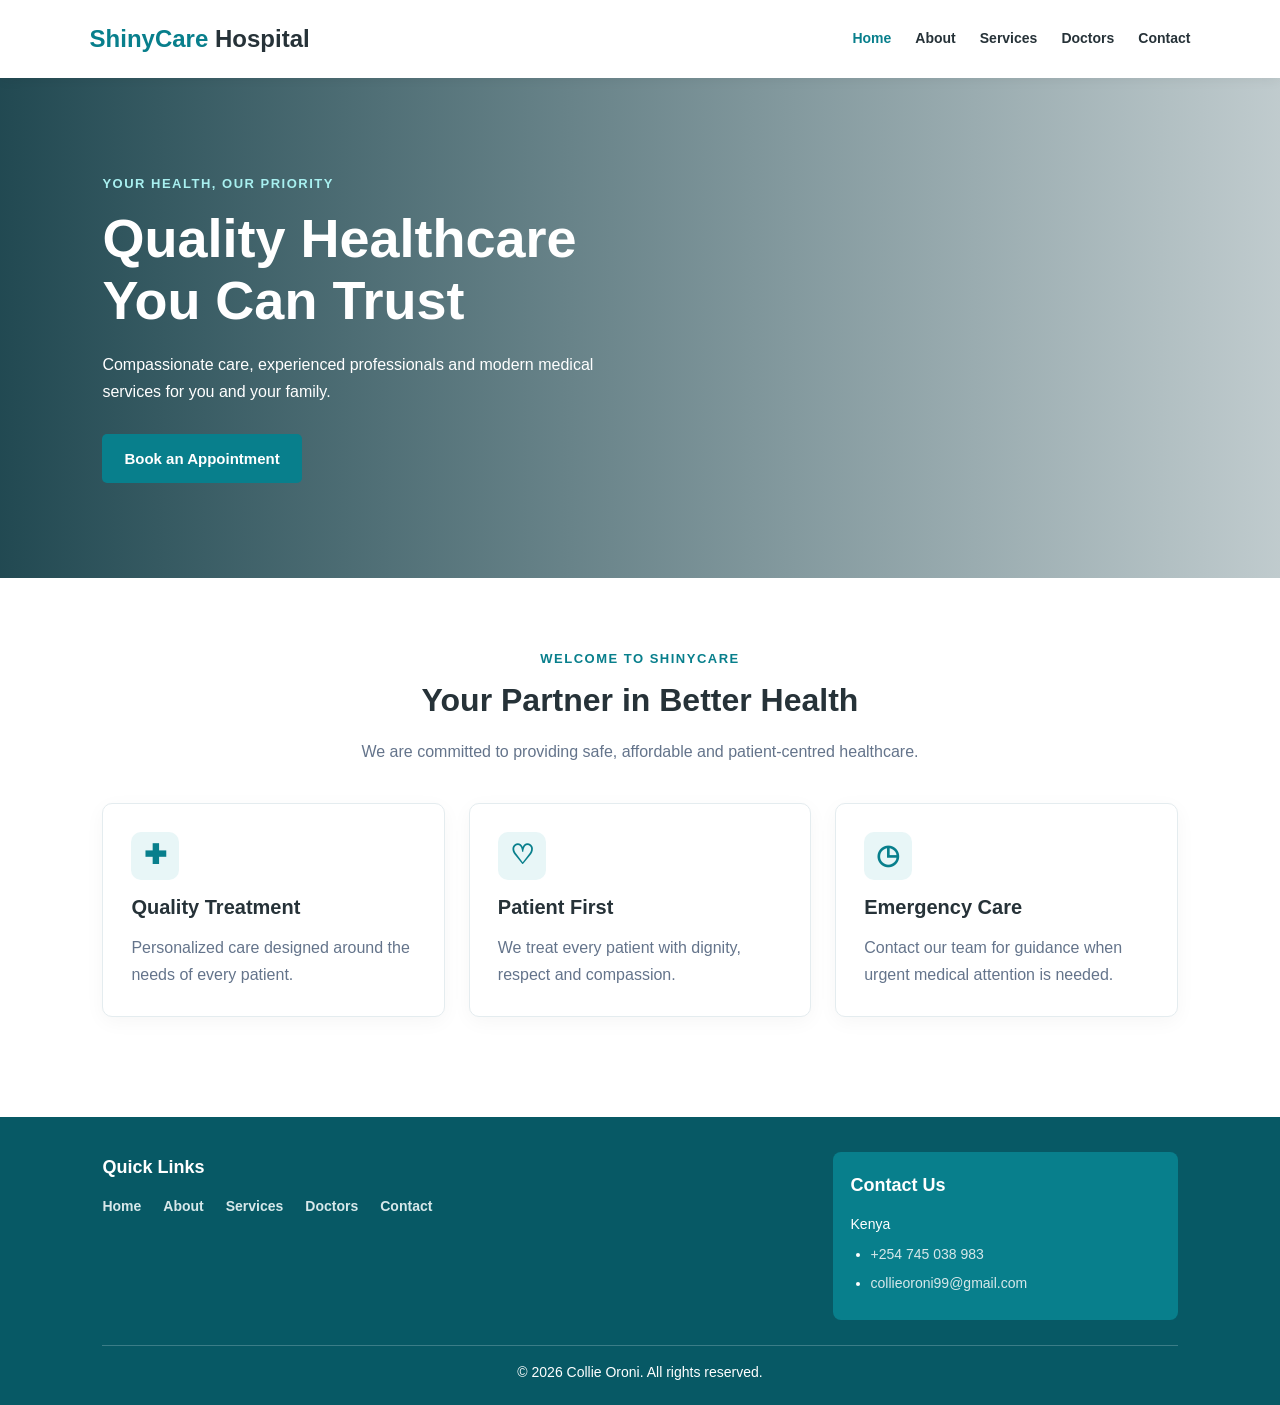
<file: index.html>
<!DOCTYPE html>
<html lang="en">
<head>
  <meta charset="UTF-8">
  <meta name="viewport" content="width=device-width, initial-scale=1.0">
  <title>ShinyCare Hospital | Home</title>
  <link rel="stylesheet" href="css/style.css">
</head>
<body>

<header class="header">
  <a class="logo" href="index.html">ShinyCare<span> Hospital</span></a>
  <nav>
    <a class="active" href="index.html">Home</a>
    <a href="about.html">About</a>
    <a href="services.html">Services</a>
    <a href="doctors.html">Doctors</a>
    <a href="contact.html">Contact</a>
  </nav>
</header>

<section class="hero">
  <div class="hero-content">
    <p class="eyebrow">YOUR HEALTH, OUR PRIORITY</p>
    <h1>Quality Healthcare<br> You Can Trust</h1>
    <p>Compassionate care, experienced professionals and modern medical services for you and your family.</p>
    <a class="btn" href="contact.html">Book an Appointment</a>
  </div>
</section>

<section class="section">
  <div class="section-heading">
    <p class="eyebrow">WELCOME TO SHINYCARE</p>
    <h2>Your Partner in Better Health</h2>
    <p>We are committed to providing safe, affordable and patient-centred healthcare.</p>
  </div>

  <div class="cards">
    <article class="card">
      <div class="card-icon">✚</div>
      <h3>Quality Treatment</h3>
      <p>Personalized care designed around the needs of every patient.</p>
    </article>
    <article class="card">
      <div class="card-icon">♡</div>
      <h3>Patient First</h3>
      <p>We treat every patient with dignity, respect and compassion.</p>
    </article>
    <article class="card">
      <div class="card-icon">◷</div>
      <h3>Emergency Care</h3>
      <p>Contact our team for guidance when urgent medical attention is needed.</p>
    </article>
  </div>
</section>

<footer class="site-footer">
  <div class="footer-content">
    <section class="footer-section" aria-labelledby="quick-links-heading">
      <h2 id="quick-links-heading">Quick Links</h2>
      <nav aria-label="Quick Links">
        <a href="http://127.0.0.1:5500/index.html">Home</a>
        <a href="http://127.0.0.1:5500/about.html">About</a>
        <a href="http://127.0.0.1:5500/services.html">Services</a>
        <a href="http://127.0.0.1:5500/doctors.html">Doctors</a>
        <a href="http://127.0.0.1:5500/contact.html">Contact</a>
      </nav>
    </section>
    <section class="footer-section footer-contact" aria-labelledby="footer-contact-heading">
      <h2 id="footer-contact-heading">Contact Us</h2>
      <p>Kenya</p>
      <ul>
        <li><a href="tel:+254745038983">+254 745 038 983</a></li>
        <li><a href="mailto:collieoroni99@gmail.com">collieoroni99@gmail.com</a></li>
      </ul>
    </section>
  </div>
  <p class="footer-copyright">&copy; 2026 Collie Oroni. All rights reserved.</p>
</footer>

</body>
</html>
</file>
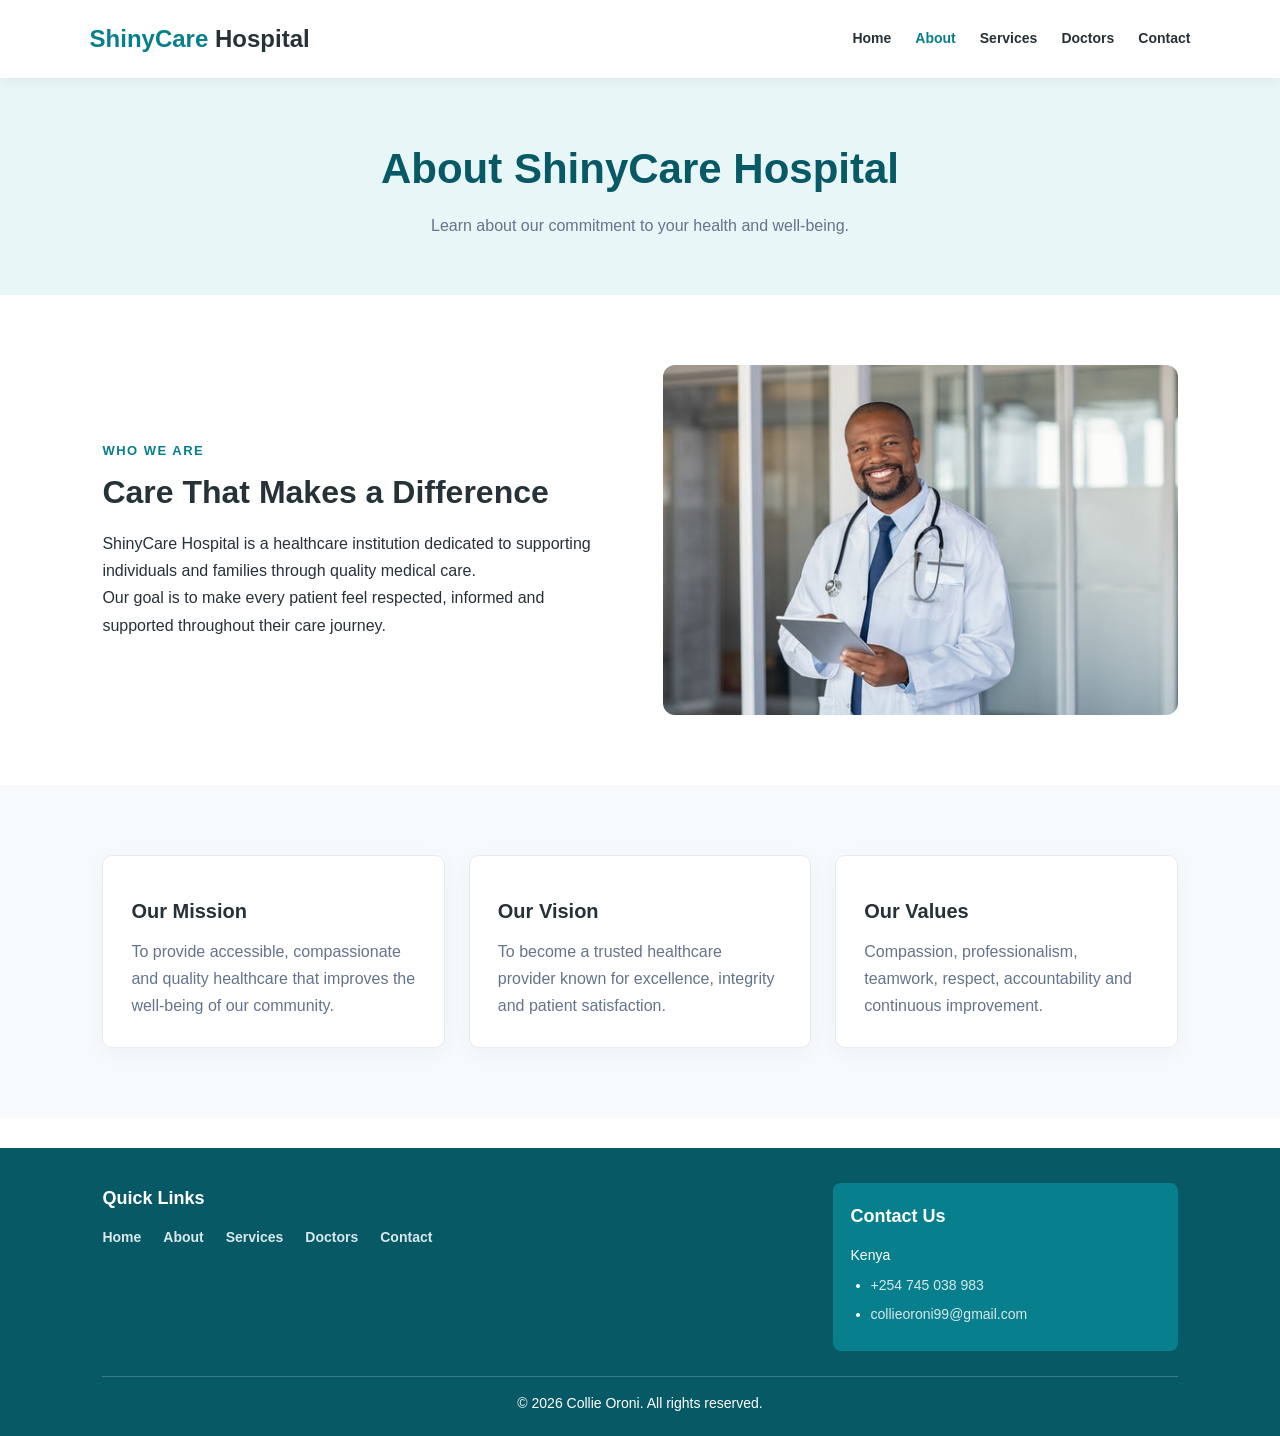
<file: about.html>
<!DOCTYPE html>
<html lang="en">
<head>
  <meta charset="UTF-8">
  <meta name="viewport" content="width=device-width, initial-scale=1.0">
  <title>About Us | ShinyCare Hospital</title>
  <link rel="stylesheet" href="css/style.css">
</head>
<body>

<header class="header">
  <a class="logo" href="index.html">ShinyCare<span> Hospital</span></a>
  <nav>
    <a href="index.html">Home</a>
    <a class="active" href="about.html">About</a>
    <a href="services.html">Services</a>
    <a href="doctors.html">Doctors</a>
    <a href="contact.html">Contact</a>
  </nav>
</header>

<section class="page-banner">
  <h1>About ShinyCare Hospital</h1>
  <p>Learn about our commitment to your health and well-being.</p>
</section>

<section class="section two-column">
  <div>
    <p class="eyebrow">WHO WE ARE</p>
    <h2>Care That Makes a Difference</h2>
    <p>ShinyCare Hospital is a healthcare institution dedicated to supporting individuals and families through quality medical care.</p>
    <p>Our goal is to make every patient feel respected, informed and supported throughout their care journey.</p>
  </div>
  <img class="content-image"
       src="images/doctor5.jpg"
       alt="Healthcare professional caring for a patient">
</section>

<section class="section soft-bg">
  <div class="cards">
    <article class="card">
      <h3>Our Mission</h3>
      <p>To provide accessible, compassionate and quality healthcare that improves the well-being of our community.</p>
    </article>
    <article class="card">
      <h3>Our Vision</h3>
      <p>To become a trusted healthcare provider known for excellence, integrity and patient satisfaction.</p>
    </article>
    <article class="card">
      <h3>Our Values</h3>
      <p>Compassion, professionalism, teamwork, respect, accountability and continuous improvement.</p>
    </article>
  </div>
</section>

<footer class="site-footer">
  <div class="footer-content">
    <section class="footer-section" aria-labelledby="quick-links-heading">
      <h2 id="quick-links-heading">Quick Links</h2>
      <nav aria-label="Quick Links">
        <a href="http://127.0.0.1:5500/index.html">Home</a>
        <a href="http://127.0.0.1:5500/about.html">About</a>
        <a href="http://127.0.0.1:5500/services.html">Services</a>
        <a href="http://127.0.0.1:5500/doctors.html">Doctors</a>
        <a href="http://127.0.0.1:5500/contact.html">Contact</a>
      </nav>
    </section>
    <section class="footer-section footer-contact" aria-labelledby="footer-contact-heading">
      <h2 id="footer-contact-heading">Contact Us</h2>
      <p>Kenya</p>
      <ul>
        <li><a href="tel:+254745038983">+254 745 038 983</a></li>
        <li><a href="mailto:collieoroni99@gmail.com">collieoroni99@gmail.com</a></li>
      </ul>
    </section>
  </div>
  <p class="footer-copyright">&copy; 2026 Collie Oroni. All rights reserved.</p>
</footer>

</body>
</html>
</file>
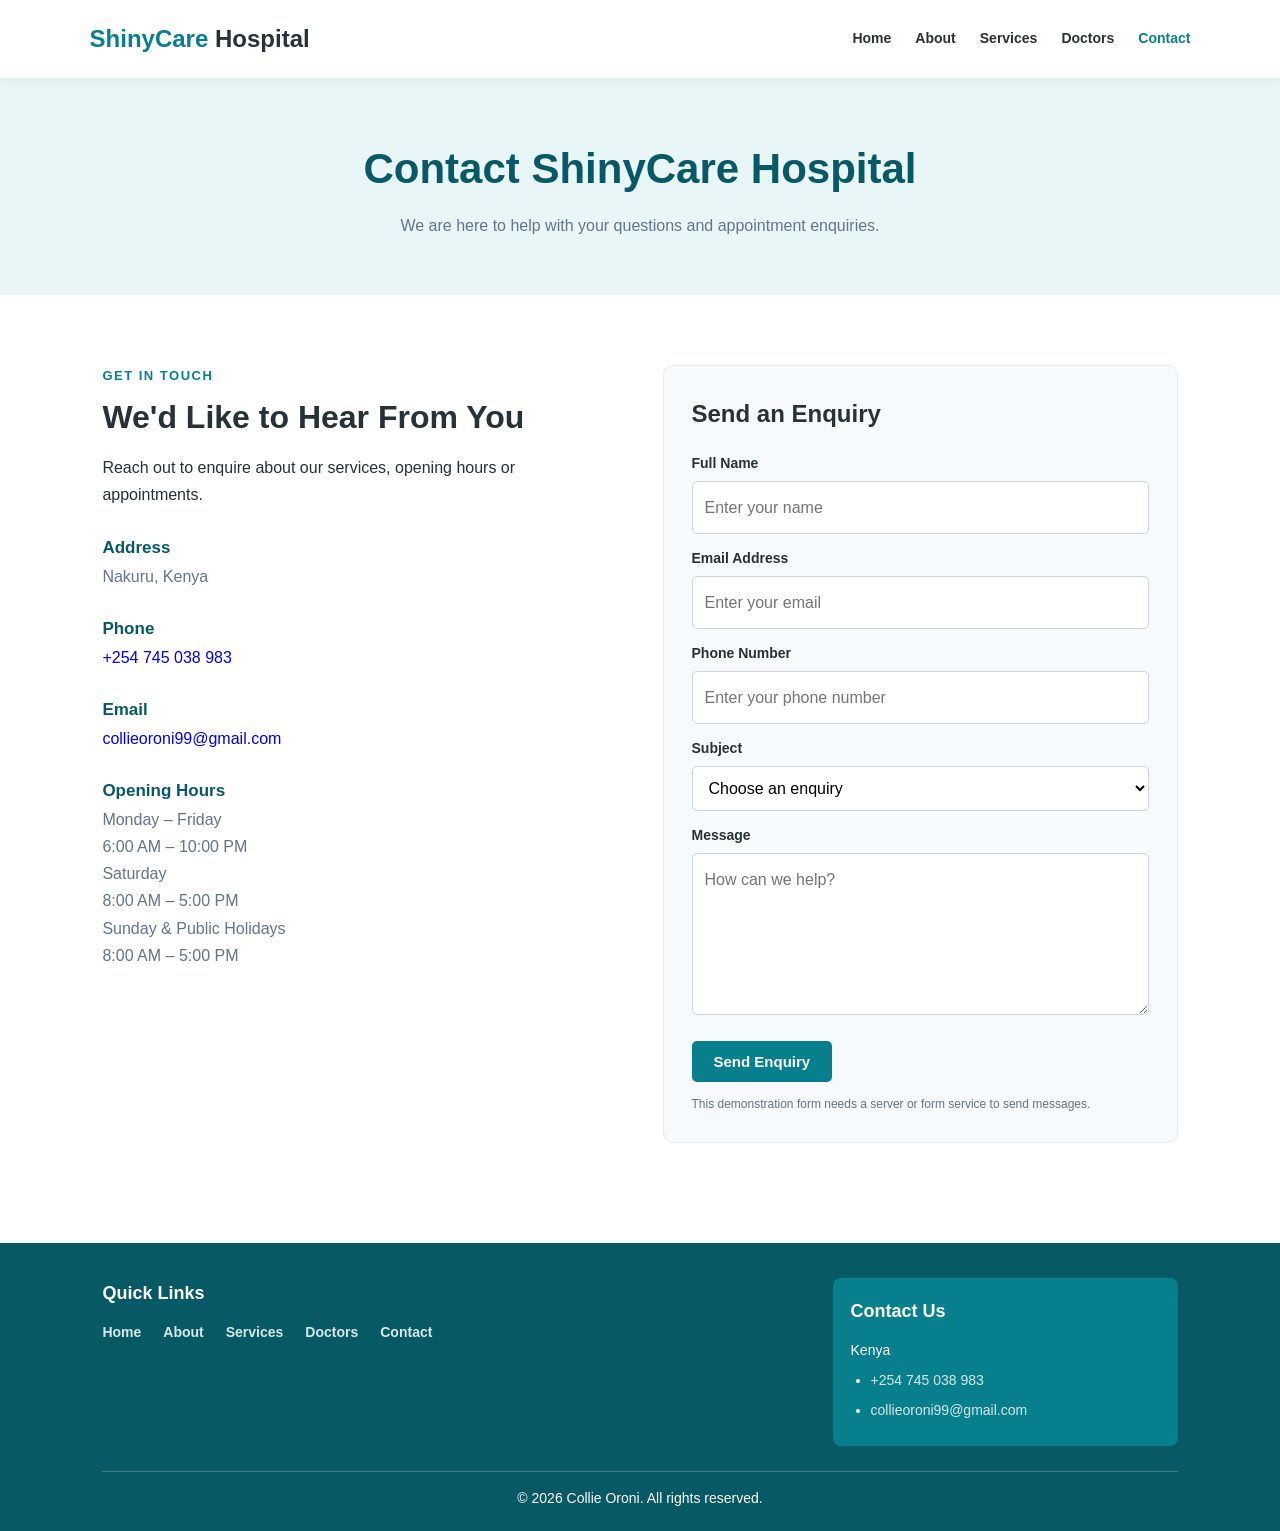
<file: contact.html>
<!DOCTYPE html>
<html lang="en">
<head>
  <meta charset="UTF-8">
  <meta name="viewport" content="width=device-width, initial-scale=1.0">
  <title>Contact Us | ShinyCare Hospital</title>
  <link rel="stylesheet" href="css/style.css">
</head>
<body>

<header class="header">
  <a class="logo" href="index.html">ShinyCare<span> Hospital</span></a>
  <nav>
    <a href="index.html">Home</a>
    <a href="about.html">About</a>
    <a href="services.html">Services</a>
    <a href="doctors.html">Doctors</a>
    <a class="active" href="contact.html">Contact</a>
  </nav>
</header>

<section class="page-banner">
  <h1>Contact ShinyCare Hospital</h1>
  <p>We are here to help with your questions and appointment enquiries.</p>
</section>

<section class="section contact-layout">
  <div class="contact-details">
    <p class="eyebrow">GET IN TOUCH</p>
    <h2>We'd Like to Hear From You</h2>
    <p>Reach out to enquire about our services, opening hours or appointments.</p>

    <div class="contact-item">
      <h3>Address</h3>
      <p>Nakuru, Kenya</p>
     
    </div>

    <div class="contact-item">
      <h3>Phone</h3>
      <p><a href="tel:+254745038983">+254 745 038 983</a></p>
    </div>

    <div class="contact-item">
      <h3>Email</h3>
      <p><a href="mailto:collieoroni99@gmail.com">collieoroni99@gmail.com</a></p>
    </div>

    <div class="contact-item">
      <h3>Opening Hours</h3>
      <p>Monday – Friday<br>6:00 AM – 10:00 PM</p>
      <p>Saturday<br>8:00 AM – 5:00 PM</p>
      <p>Sunday &amp; Public Holidays<br>8:00 AM – 5:00 PM</p>
    </div>
  </div>

  <form class="contact-form" action="#" method="post">
    <h2>Send an Enquiry</h2>

    <label for="name">Full Name</label>
    <input type="text" id="name" name="name" placeholder="Enter your name" required>

    <label for="email">Email Address</label>
    <input type="email" id="email" name="email" placeholder="Enter your email" required>

    <label for="phone">Phone Number</label>
    <input type="tel" id="phone" name="phone" placeholder="Enter your phone number">

    <label for="subject">Subject</label>
    <select id="subject" name="subject" required>
      <option value="">Choose an enquiry</option>
      <option>Appointment</option>
      <option>Medical Services</option>
      <option>General Enquiry</option>
    </select>

    <label for="message">Message</label>
    <textarea id="message" name="message" rows="5" placeholder="How can we help?" required></textarea>

    <button class="btn" type="submit">Send Enquiry</button>
    <p class="form-note">This demonstration form needs a server or form service to send messages.</p>
  </form>
</section>

<footer class="site-footer">
  <div class="footer-content">
    <section class="footer-section" aria-labelledby="quick-links-heading">
      <h2 id="quick-links-heading">Quick Links</h2>
      <nav aria-label="Quick Links">
        <a href="http://127.0.0.1:5500/index.html">Home</a>
        <a href="http://127.0.0.1:5500/about.html">About</a>
        <a href="http://127.0.0.1:5500/services.html">Services</a>
        <a href="http://127.0.0.1:5500/doctors.html">Doctors</a>
        <a href="http://127.0.0.1:5500/contact.html">Contact</a>
      </nav>
    </section>
    <section class="footer-section footer-contact" aria-labelledby="footer-contact-heading">
      <h2 id="footer-contact-heading">Contact Us</h2>
      <p>Kenya</p>
      <ul>
        <li><a href="tel:+254745038983">+254 745 038 983</a></li>
        <li><a href="mailto:collieoroni99@gmail.com">collieoroni99@gmail.com</a></li>
      </ul>
    </section>
  </div>
  <p class="footer-copyright">&copy; 2026 Collie Oroni. All rights reserved.</p>
</footer>

</body>
</html>
</file>
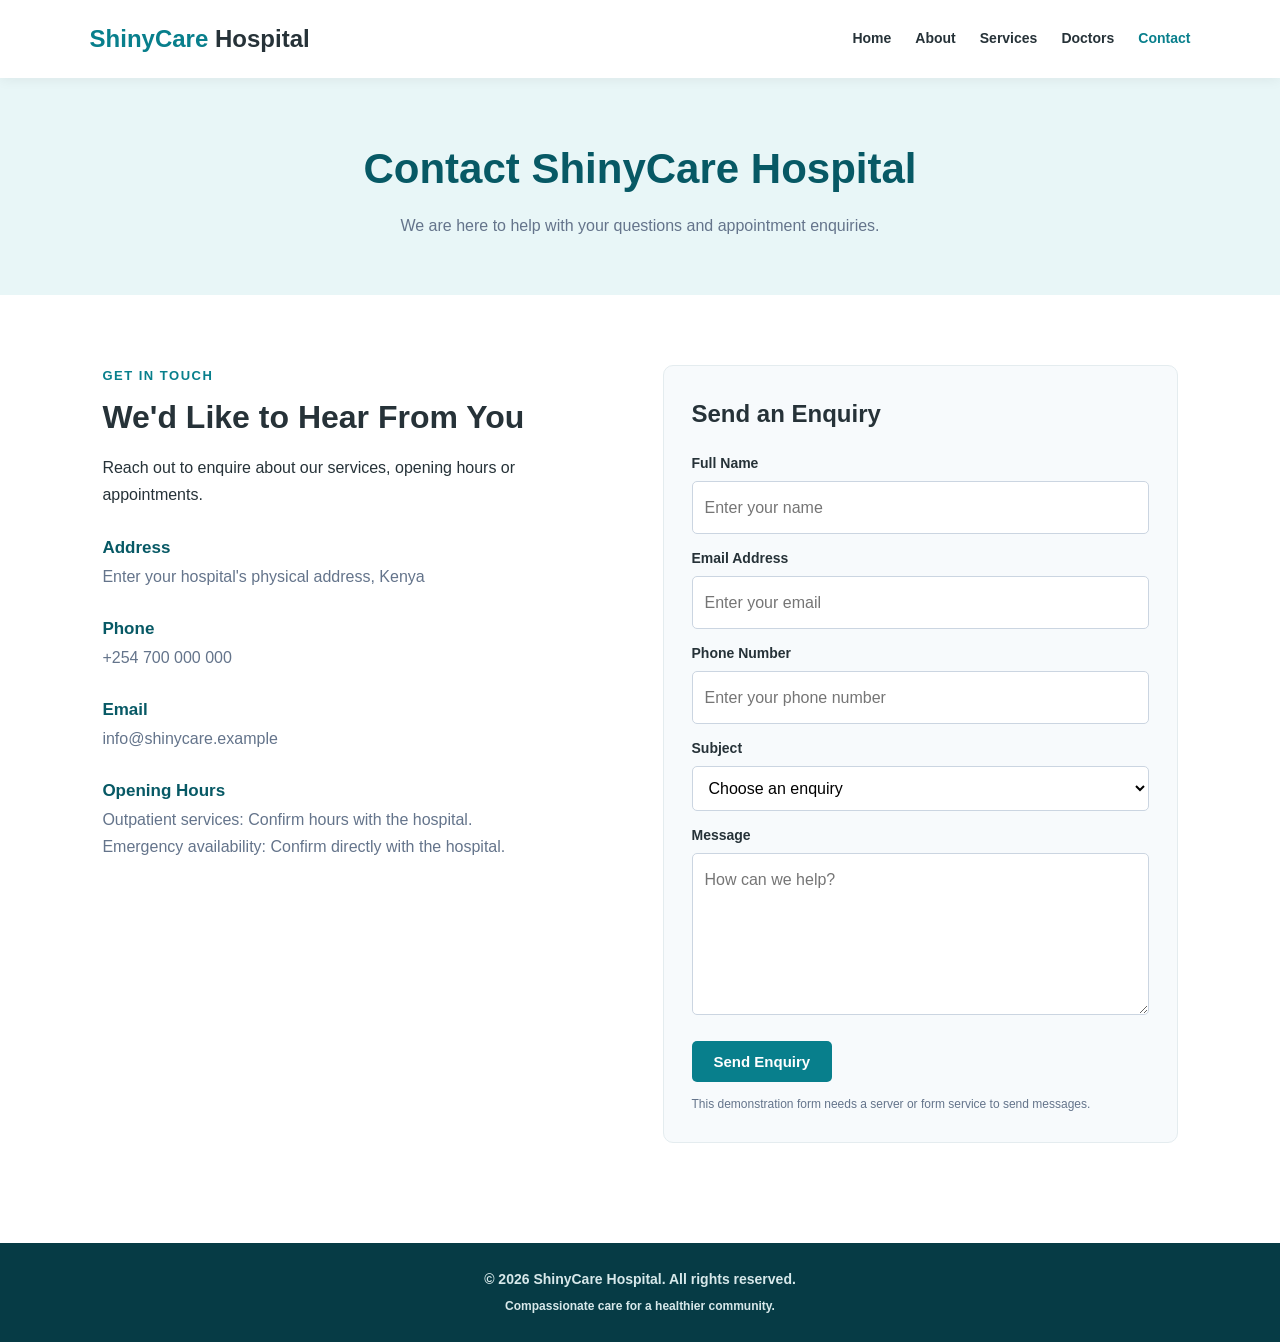
<file: contacts.html>
<!DOCTYPE html>
<html lang="en">
<head>
  <meta charset="UTF-8">
  <meta name="viewport" content="width=device-width, initial-scale=1.0">
  <title>Contact Us | ShinyCare Hospital</title>
  <link rel="stylesheet" href="css/style.css">
</head>
<body>

<header class="header">
  <a class="logo" href="index.html">ShinyCare<span> Hospital</span></a>
  <nav>
    <a href="index.html">Home</a>
    <a href="about.html">About</a>
    <a href="services.html">Services</a>
    <a href="doctors.html">Doctors</a>
    <a class="active" href="contact.html">Contact</a>
  </nav>
</header>

<section class="page-banner">
  <h1>Contact ShinyCare Hospital</h1>
  <p>We are here to help with your questions and appointment enquiries.</p>
</section>

<section class="section contact-layout">
  <div class="contact-details">
    <p class="eyebrow">GET IN TOUCH</p>
    <h2>We'd Like to Hear From You</h2>
    <p>Reach out to enquire about our services, opening hours or appointments.</p>

    <div class="contact-item">
      <h3>Address</h3>
      <p>Enter your hospital's physical address, Kenya</p>
    </div>

    <div class="contact-item">
      <h3>Phone</h3>
      <p>+254 700 000 000</p>
    </div>

    <div class="contact-item">
      <h3>Email</h3>
      <p>info@shinycare.example</p>
    </div>

    <div class="contact-item">
      <h3>Opening Hours</h3>
      <p>Outpatient services: Confirm hours with the hospital.</p>
      <p>Emergency availability: Confirm directly with the hospital.</p>
    </div>
  </div>

  <form class="contact-form" action="#" method="post">
    <h2>Send an Enquiry</h2>

    <label for="name">Full Name</label>
    <input type="text" id="name" name="name" placeholder="Enter your name" required>

    <label for="email">Email Address</label>
    <input type="email" id="email" name="email" placeholder="Enter your email" required>

    <label for="phone">Phone Number</label>
    <input type="tel" id="phone" name="phone" placeholder="Enter your phone number">

    <label for="subject">Subject</label>
    <select id="subject" name="subject" required>
      <option value="">Choose an enquiry</option>
      <option>Appointment</option>
      <option>Medical Services</option>
      <option>General Enquiry</option>
    </select>

    <label for="message">Message</label>
    <textarea id="message" name="message" rows="5" placeholder="How can we help?" required></textarea>

    <button class="btn" type="submit">Send Enquiry</button>
    <p class="form-note">This demonstration form needs a server or form service to send messages.</p>
  </form>
</section>

<footer class="footer">
  <p>&copy; 2026 ShinyCare Hospital. All rights reserved.</p>
  <p>Compassionate care for a healthier community.</p>
</footer>

</body>
</html>
</file>
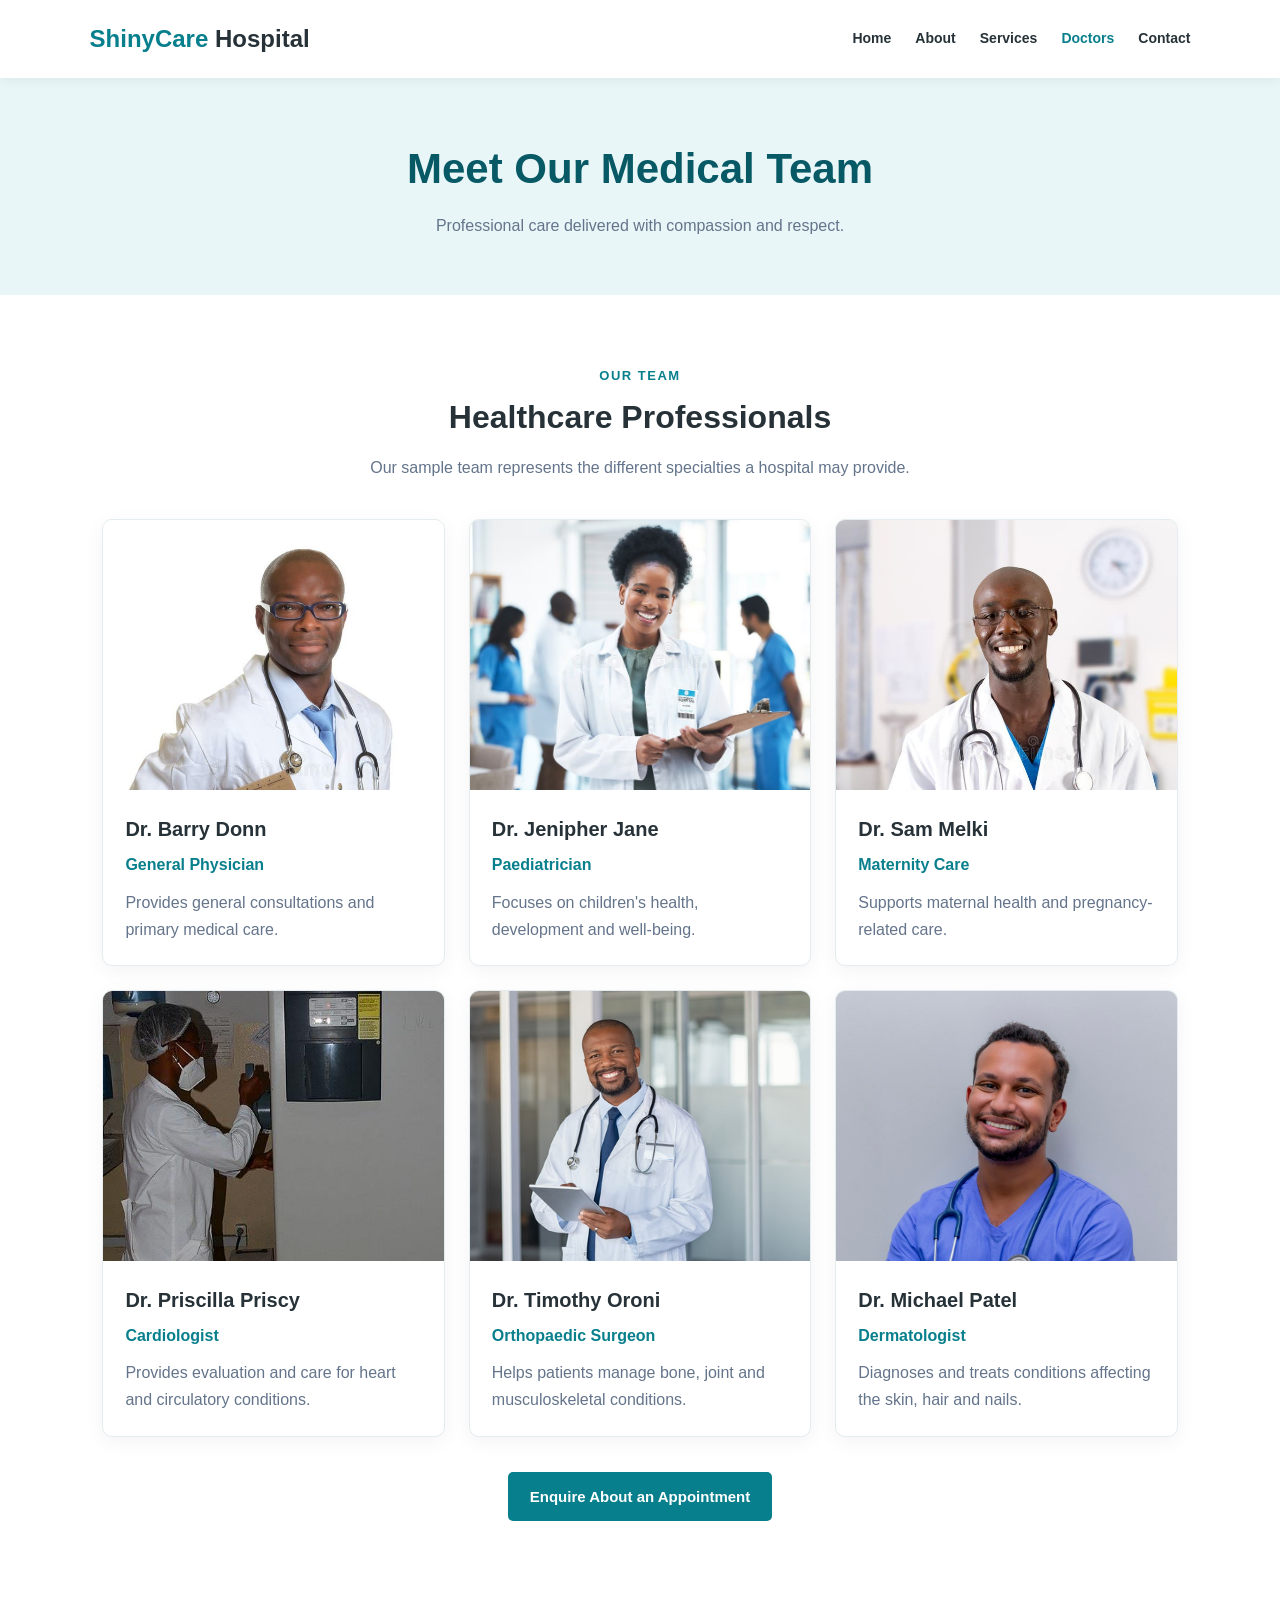
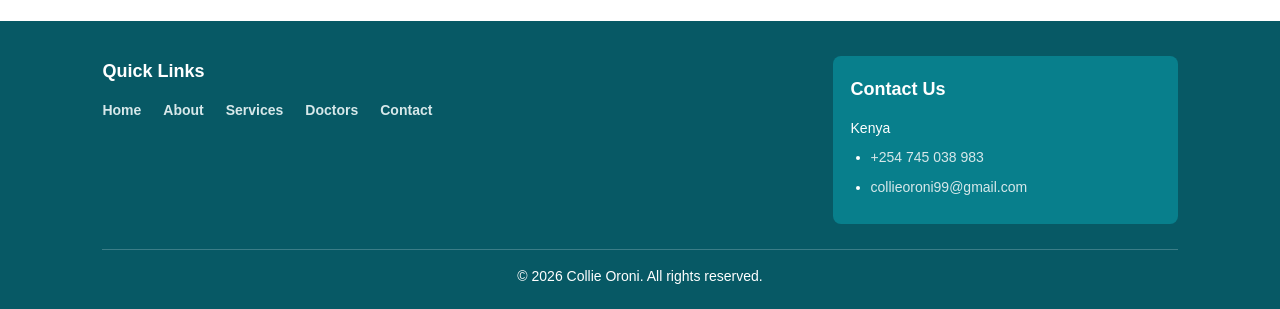
<file: doctors.html>
<!DOCTYPE html>
<html lang="en">
<head>
  <meta charset="UTF-8">
  <meta name="viewport" content="width=device-width, initial-scale=1.0">
  <title>Our Doctors | ShinyCare Hospital</title>
  <link rel="stylesheet" href="css/style.css">
</head>
<body>

<header class="header">
  <a class="logo" href="index.html">ShinyCare<span> Hospital</span></a>
  <nav>
    <a href="index.html">Home</a>
    <a href="about.html">About</a>
    <a href="services.html">Services</a>
    <a class="active" href="doctors.html">Doctors</a>
    <a href="contact.html">Contact</a>
  </nav>
</header>

<section class="page-banner">
  <h1>Meet Our Medical Team</h1>
  <p>Professional care delivered with compassion and respect.</p>
</section>

<section class="section">
  <div class="section-heading">
    <p class="eyebrow">OUR TEAM</p>
    <h2>Healthcare Professionals</h2>
    <p>Our sample team represents the different specialties a hospital may provide.</p>
  </div>

  <div class="cards">
    <article class="doctor-card">
      <img src="images/doctor1.jpg"
           alt="African male doctor">
      <div class="doctor-info">
        <h3>Dr. Barry Donn</h3>
        <p class="specialty">General Physician</p>
        <p>Provides general consultations and primary medical care.</p>
      </div>
    </article>

    <article class="doctor-card">
      <img src="images/doctor2.jpg"
           alt="African female doctor">
      <div class="doctor-info">
        <h3>Dr. Jenipher Jane</h3>
        <p class="specialty">Paediatrician</p>
        <p>Focuses on children's health, development and well-being.</p>
      </div>
    </article>

    <article class="doctor-card">
      <img src="images/doctor3.jpg"
           alt="African male healthcare professional">
      <div class="doctor-info">
        <h3>Dr. Sam Melki</h3>
        <p class="specialty">Maternity Care</p>
        <p>Supports maternal health and pregnancy-related care.</p>
      </div>
    </article>

    <article class="doctor-card">
      <img src="images/doctor6.jpg"
           alt="African female doctor working in a medical laboratory">
      <div class="doctor-info">
        <h3>Dr. Priscilla Priscy</h3>
        <p class="specialty">Cardiologist</p>
        <p>Provides evaluation and care for heart and circulatory conditions.</p>
      </div>
    </article>

    <article class="doctor-card">
      <img src="images/doctor7.jpg"
           alt="African male doctor wearing a white coat and stethoscope">
      <div class="doctor-info">
        <h3>Dr. Timothy Oroni</h3>
        <p class="specialty">Orthopaedic Surgeon</p>
        <p>Helps patients manage bone, joint and musculoskeletal conditions.</p>
      </div>
    </article>

    <article class="doctor-card">
      <img src="images/doctor8.jpg"
           alt="African male doctor in blue medical scrubs">
      <div class="doctor-info">
        <h3>Dr. Michael Patel</h3>
        <p class="specialty">Dermatologist</p>
        <p>Diagnoses and treats conditions affecting the skin, hair and nails.</p>
      </div>
    </article>
  </div>

  <div class="center">
    <a class="btn" href="contact.html">Enquire About an Appointment</a>
  </div>
</section>

<footer class="site-footer">
  <div class="footer-content">
    <section class="footer-section" aria-labelledby="quick-links-heading">
      <h2 id="quick-links-heading">Quick Links</h2>
      <nav aria-label="Quick Links">
        <a href="http://127.0.0.1:5500/index.html">Home</a>
        <a href="http://127.0.0.1:5500/about.html">About</a>
        <a href="http://127.0.0.1:5500/services.html">Services</a>
        <a href="http://127.0.0.1:5500/doctors.html">Doctors</a>
        <a href="http://127.0.0.1:5500/contact.html">Contact</a>
      </nav>
    </section>
    <section class="footer-section footer-contact" aria-labelledby="footer-contact-heading">
      <h2 id="footer-contact-heading">Contact Us</h2>
      <p>Kenya</p>
      <ul>
        <li><a href="tel:+254745038983">+254 745 038 983</a></li>
        <li><a href="mailto:collieoroni99@gmail.com">collieoroni99@gmail.com</a></li>
      </ul>
    </section>
  </div>
  <p class="footer-copyright">&copy; 2026 Collie Oroni. All rights reserved.</p>
</footer>

</body>
</html>
</file>
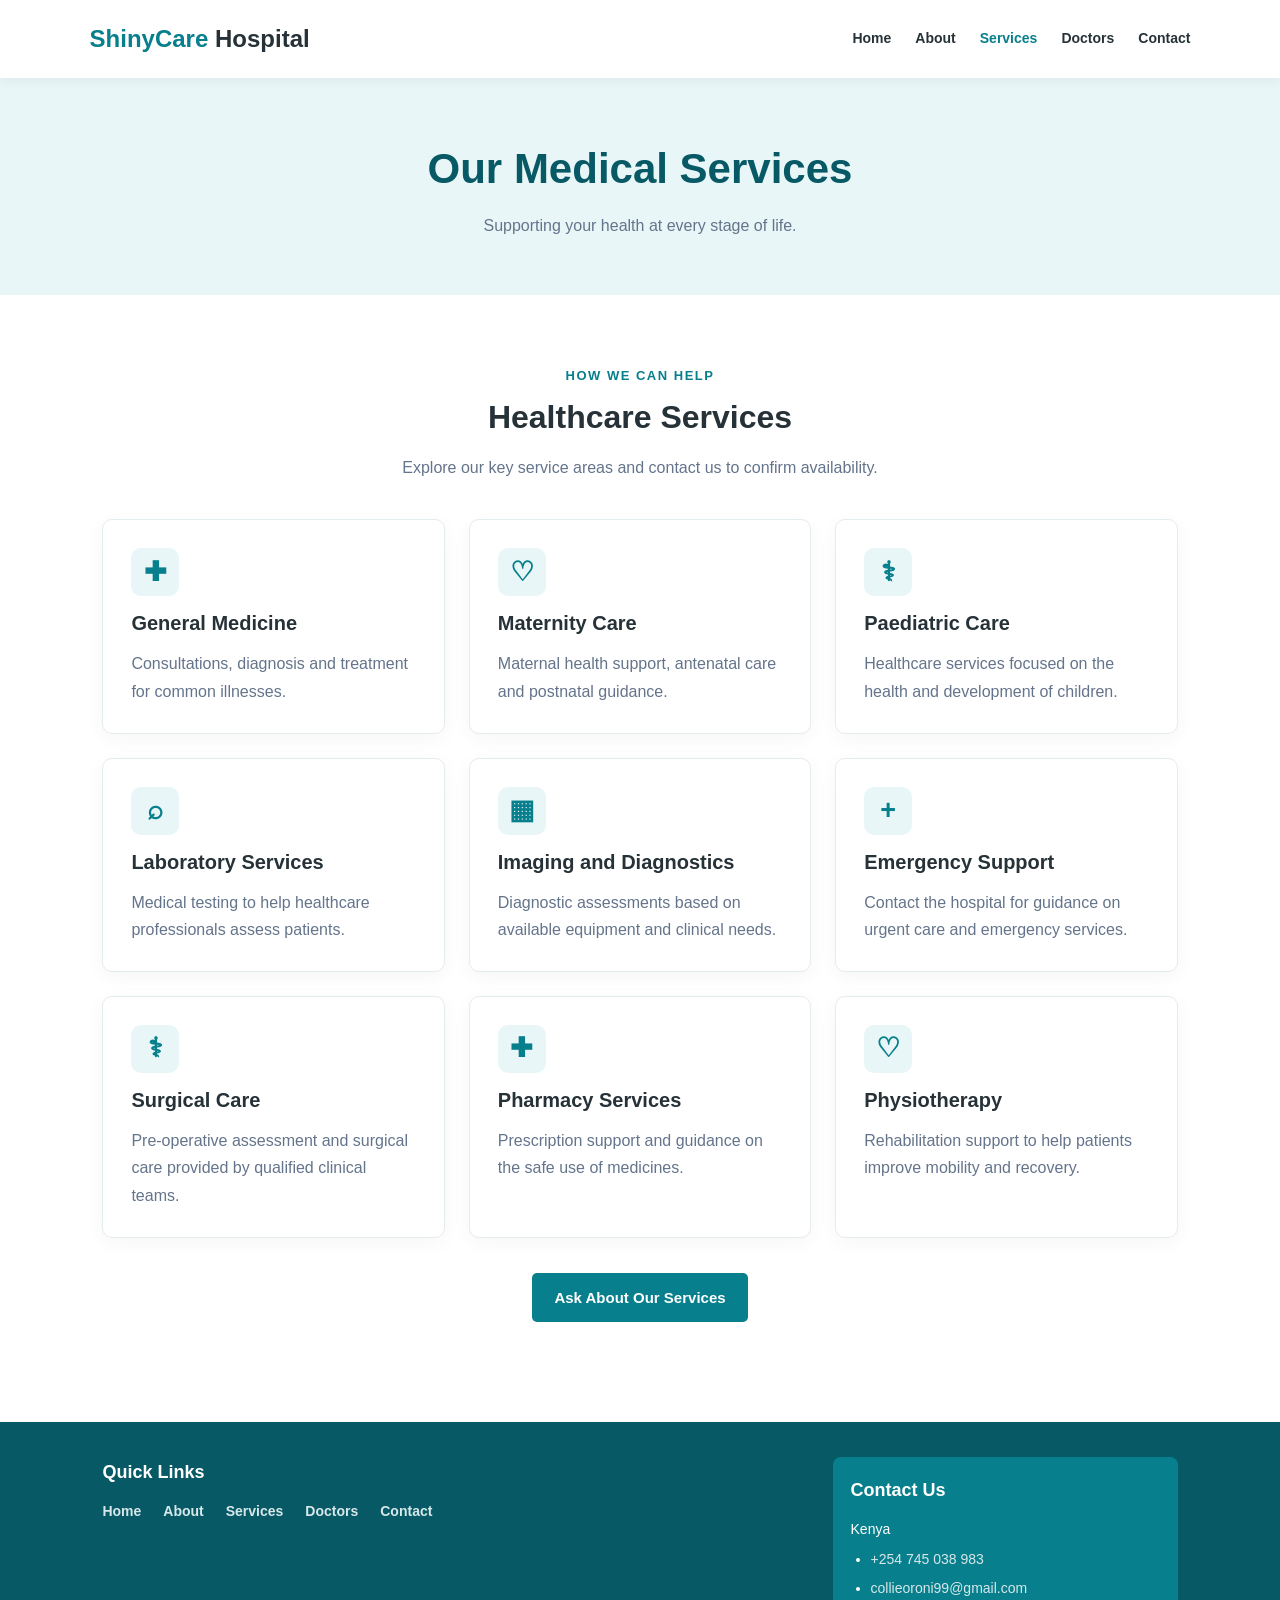
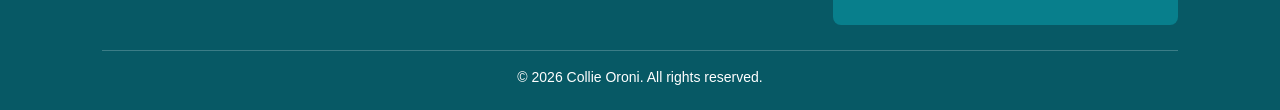
<file: services.html>
<!DOCTYPE html>
<html lang="en">
<head>
  <meta charset="UTF-8">
  <meta name="viewport" content="width=device-width, initial-scale=1.0">
  <title>Our Services | ShinyCare Hospital</title>
  <link rel="stylesheet" href="css/style.css">
</head>
<body>

<header class="header">
  <a class="logo" href="index.html">ShinyCare<span> Hospital</span></a>
  <nav>
    <a href="index.html">Home</a>
    <a href="about.html">About</a>
    <a class="active" href="services.html">Services</a>
    <a href="doctors.html">Doctors</a>
    <a href="contact.html">Contact</a>
  </nav>
</header>

<section class="page-banner">
  <h1>Our Medical Services</h1>
  <p>Supporting your health at every stage of life.</p>
</section>

<section class="section">
  <div class="section-heading">
    <p class="eyebrow">HOW WE CAN HELP</p>
    <h2>Healthcare Services</h2>
    <p>Explore our key service areas and contact us to confirm availability.</p>
  </div>

  <div class="cards">
    <article class="card">
      <div class="card-icon">✚</div>
      <h3>General Medicine</h3>
      <p>Consultations, diagnosis and treatment for common illnesses.</p>
    </article>
    <article class="card">
      <div class="card-icon">♡</div>
      <h3>Maternity Care</h3>
      <p>Maternal health support, antenatal care and postnatal guidance.</p>
    </article>
    <article class="card">
      <div class="card-icon">⚕</div>
      <h3>Paediatric Care</h3>
      <p>Healthcare services focused on the health and development of children.</p>
    </article>
    <article class="card">
      <div class="card-icon">⌕</div>
      <h3>Laboratory Services</h3>
      <p>Medical testing to help healthcare professionals assess patients.</p>
    </article>
    <article class="card">
      <div class="card-icon">▦</div>
      <h3>Imaging and Diagnostics</h3>
      <p>Diagnostic assessments based on available equipment and clinical needs.</p>
    </article>
    <article class="card">
      <div class="card-icon">+</div>
      <h3>Emergency Support</h3>
      <p>Contact the hospital for guidance on urgent care and emergency services.</p>
    </article>
    <article class="card">
      <div class="card-icon">⚕</div>
      <h3>Surgical Care</h3>
      <p>Pre-operative assessment and surgical care provided by qualified clinical teams.</p>
    </article>
    <article class="card">
      <div class="card-icon">✚</div>
      <h3>Pharmacy Services</h3>
      <p>Prescription support and guidance on the safe use of medicines.</p>
    </article>
    <article class="card">
      <div class="card-icon">♡</div>
      <h3>Physiotherapy</h3>
      <p>Rehabilitation support to help patients improve mobility and recovery.</p>
    </article>
  </div>
  <div class="center">
    <a class="btn" href="contact.html">Ask About Our Services</a>
  </div>
</section>

<footer class="site-footer">
  <div class="footer-content">
    <section class="footer-section" aria-labelledby="quick-links-heading">
      <h2 id="quick-links-heading">Quick Links</h2>
      <nav aria-label="Quick Links">
        <a href="http://127.0.0.1:5500/index.html">Home</a>
        <a href="http://127.0.0.1:5500/about.html">About</a>
        <a href="http://127.0.0.1:5500/services.html">Services</a>
        <a href="http://127.0.0.1:5500/doctors.html">Doctors</a>
        <a href="http://127.0.0.1:5500/contact.html">Contact</a>
      </nav>
    </section>
    <section class="footer-section footer-contact" aria-labelledby="footer-contact-heading">
      <h2 id="footer-contact-heading">Contact Us</h2>
      <p>Kenya</p>
      <ul>
        <li><a href="tel:+254745038983">+254 745 038 983</a></li>
        <li><a href="mailto:collieoroni99@gmail.com">collieoroni99@gmail.com</a></li>
      </ul>
    </section>
  </div>
  <p class="footer-copyright">&copy; 2026 Collie Oroni. All rights reserved.</p>
</footer>

</body>
</html>
</file>
<file: css/style.css>
/* GENERAL STYLES */
* {
  margin: 0;
  padding: 0;
  box-sizing: border-box;
}

:root {
  --primary: #087F8C;
  --primary-dark: #075965;
  --light: #E8F6F7;
  --white: #FFFFFF;
  --text: #263238;
  --muted: #64748B;
  --background: #F7FAFC;
}

body {
  font-family: Arial, Helvetica, sans-serif;
  color: var(--text);
  background: var(--white);
  line-height: 1.7;
}

a {
  text-decoration: none;
}

img {
  max-width: 100%;
  display: block;
}

/* HEADER AND NAVIGATION */
.header {
  background: var(--white);
  min-height: 78px;
  padding: 16px 7%;
  display: flex;
  justify-content: space-between;
  align-items: center;
  gap: 20px;
  box-shadow: 0 2px 12px rgba(0, 0, 0, 0.06);
  position: relative;
  z-index: 2;
}

.logo {
  color: var(--primary);
  font-size: 24px;
  font-weight: bold;
  white-space: nowrap;
}

.logo span {
  color: var(--text);
}

nav {
  display: flex;
  align-items: center;
  gap: 24px;
  flex-wrap: wrap;
}

nav a {
  color: var(--text);
  font-size: 14px;
  font-weight: 600;
}

nav a:hover,
nav a.active {
  color: var(--primary);
}

/* HOME HERO */
.hero {
  min-height: 500px;
  display: flex;
  align-items: center;
  padding: 70px 8%;
  background:
    linear-gradient(90deg, rgba(3, 48, 58, 0.88), rgba(3, 48, 58, 0.25)),
    url("https://images.unsplash.com/photo-1519494026892-80bbd2d6fd0d?auto=format&fit=crop&w=1800&q=85")
    center/cover no-repeat;
  color: var(--white);
}

.hero-content {
  max-width: 600px;
}

.hero h1 {
  font-size: clamp(36px, 5vw, 54px);
  line-height: 1.15;
  margin: 12px 0 20px;
}

.hero-content > p:not(.eyebrow) {
  margin-bottom: 28px;
  max-width: 520px;
}

.eyebrow {
  color: var(--primary);
  font-weight: bold;
  font-size: 13px;
  letter-spacing: 1.5px;
}

.hero .eyebrow {
  color: #A8F0F0;
}

/* BUTTONS */
.btn {
  display: inline-block;
  background: var(--primary);
  color: var(--white);
  border: none;
  border-radius: 5px;
  padding: 12px 22px;
  font-size: 15px;
  font-weight: bold;
  cursor: pointer;
  transition: background 0.2s ease;
}

.btn:hover {
  background: var(--primary-dark);
}

.btn-light {
  background: var(--white);
  color: var(--primary-dark);
}

.btn-light:hover {
  background: var(--light);
}

/* SECTIONS */
.section {
  padding: 70px 8%;
}

.section-heading {
  text-align: center;
  max-width: 680px;
  margin: 0 auto 38px;
}

.section-heading h2,
.two-column h2,
.contact-details h2 {
  font-size: 32px;
  line-height: 1.3;
  margin: 10px 0 16px;
}

.section-heading > p:last-child {
  color: var(--muted);
}

.cards {
  display: grid;
  grid-template-columns: repeat(3, minmax(0, 1fr));
  gap: 24px;
}

.card {
  padding: 28px;
  background: var(--white);
  border: 1px solid #E4ECEF;
  border-radius: 10px;
  box-shadow: 0 5px 20px rgba(0, 0, 0, 0.04);
}

.card h3 {
  margin: 10px 0;
  font-size: 20px;
}

.card p {
  color: var(--muted);
}

.card-icon {
  width: 48px;
  height: 48px;
  display: grid;
  place-items: center;
  background: var(--light);
  color: var(--primary);
  font-size: 27px;
  font-weight: bold;
  border-radius: 10px;
}

.soft-bg {
  background: var(--background);
}

/* INNER PAGE BANNERS */
.page-banner {
  background: var(--light);
  text-align: center;
  padding: 55px 8%;
}

.page-banner h1 {
  font-size: clamp(30px, 4vw, 42px);
  color: var(--primary-dark);
  margin-bottom: 8px;
}

.page-banner p {
  color: var(--muted);
}

/* ABOUT PAGE */
.two-column {
  display: grid;
  grid-template-columns: 1fr 1fr;
  align-items: center;
  gap: 45px;
}

.content-image {
  width: 100%;
  height: 350px;
  object-fit: cover;
  border-radius: 12px;
}

/* DOCTORS PAGE */
.doctor-card {
  overflow: hidden;
  border: 1px solid #E4ECEF;
  border-radius: 10px;
  background: var(--white);
  box-shadow: 0 5px 20px rgba(0, 0, 0, 0.05);
}

.doctor-card img {
  width: 100%;
  height: 270px;
  object-fit: cover;
  object-position: center top;
  background: var(--light);
}

.doctor-info {
  padding: 22px;
}

.doctor-info h3 {
  font-size: 20px;
}

.doctor-info p:last-child {
  color: var(--muted);
}

.specialty {
  color: var(--primary);
  font-weight: bold;
  margin: 5px 0 10px;
}

.image-credit {
  margin-top: 8px;
  font-size: 12px;
  color: var(--muted);
}

.center {
  text-align: center;
  margin-top: 35px;
}

/* CONTACT PAGE */
.contact-layout {
  display: grid;
  grid-template-columns: 1fr 1fr;
  gap: 45px;
  align-items: start;
}

.contact-item {
  margin-top: 25px;
}

.contact-item h3 {
  color: var(--primary-dark);
  font-size: 17px;
}

.contact-item p {
  color: var(--muted);
}

.contact-form {
  background: var(--background);
  border: 1px solid #E4ECEF;
  padding: 28px;
  border-radius: 10px;
}

.contact-form h2 {
  margin-bottom: 18px;
}

.contact-form label {
  display: block;
  margin: 13px 0 5px;
  font-weight: bold;
  font-size: 14px;
}

.contact-form input,
.contact-form select,
.contact-form textarea {
  width: 100%;
  padding: 12px;
  font: inherit;
  border: 1px solid #CBD5E1;
  border-radius: 5px;
  background: var(--white);
}

.contact-form input:focus,
.contact-form select:focus,
.contact-form textarea:focus {
  outline: 2px solid var(--primary);
  border-color: var(--primary);
}

.contact-form textarea {
  resize: vertical;
}

.contact-form button {
  margin-top: 18px;
}

.form-note {
  margin-top: 12px;
  color: var(--muted);
  font-size: 12px;
}

/* CALL TO ACTION */
.cta {
  text-align: center;
  padding: 55px 8%;
  background: var(--primary-dark);
  color: var(--white);
}

.cta h2 {
  font-size: 30px;
  margin-bottom: 8px;
}

.cta p {
  margin-bottom: 22px;
}

/* FOOTER */
.footer {
  background: #063B45;
  color: #D7E8EA;
  padding: 25px 8%;
  text-align: center;
  font-size: 14px;
}

.footer p + p {
  font-size: 12px;
  margin-top: 4px;
}

.site-footer {
  background: var(--primary-dark);
  color: var(--white);
  margin-top: 30px;
  padding: 35px 8% 20px;
  text-align: left;
  font-size: 14px;
  font-weight: normal;
}

.footer-content {
  display: grid;
  grid-template-columns: 2fr 1fr;
  gap: 40px;
  max-width: 1100px;
  margin: 0 auto;
}

.footer-section h2 {
  margin-bottom: 12px;
  font-size: 18px;
}

.footer-contact {
  padding: 18px;
  border-radius: 8px;
  background: var(--primary);
}

.footer-section nav {
  display: flex;
  flex-direction: row;
  align-items: flex-start;
  gap: 12px 22px;
}

.footer-section a {
  color: #D7E8EA;
}

.footer-section a:hover {
  text-decoration: underline;
}

.footer-section p,
.footer-section > a {
  display: block;
  margin-bottom: 6px;
}

.footer-section ul {
  margin: 0;
  padding-left: 20px;
}

.footer-section li {
  margin-bottom: 6px;
}

.footer-copyright {
  max-width: 1100px;
  margin: 25px auto 0 !important;
  padding-top: 15px;
  border-top: 1px solid rgba(215, 232, 234, 0.25);
  text-align: center;
}

/* RESPONSIVE DESIGN */
@media (max-width: 850px) {
  .header {
    flex-direction: column;
  }

  nav {
    justify-content: center;
    gap: 15px;
  }

  .cards {
    grid-template-columns: repeat(2, minmax(0, 1fr));
  }

  .footer-section nav {
    flex-wrap: wrap;
  }

  .two-column,
  .contact-layout {
    grid-template-columns: 1fr;
  }
}

@media (max-width: 550px) {
  .header {
    padding: 16px 5%;
  }

  .logo {
    font-size: 21px;
  }

  nav {
    gap: 10px 15px;
  }

  nav a {
    font-size: 13px;
  }

  .hero {
    min-height: 430px;
    padding: 50px 6%;
  }

  .section {
    padding: 48px 6%;
  }

  .cards {
    grid-template-columns: 1fr;
  }

  .site-footer {
    padding: 30px 6% 18px;
  }

  .footer-content {
    grid-template-columns: 1fr;
    gap: 25px;
  }

  .section-heading h2,
  .two-column h2,
  .contact-details h2 {
    font-size: 27px;
  }

  .page-banner {
    padding: 40px 6%;
  }

  .content-image {
    height: 260px;
  }

  .doctor-card img {
    height: 300px;
  }
}

footer {
    text-align: center;
    background-color: #001f3f;
    color: #ffffff;
    padding: 20px;
    font-size: 18px;
    font-weight: bold;
    width: 100%;
    box-sizing: border-box;
    margin-top: 30px;
}

footer p {
    margin: 0;
}
</file>
